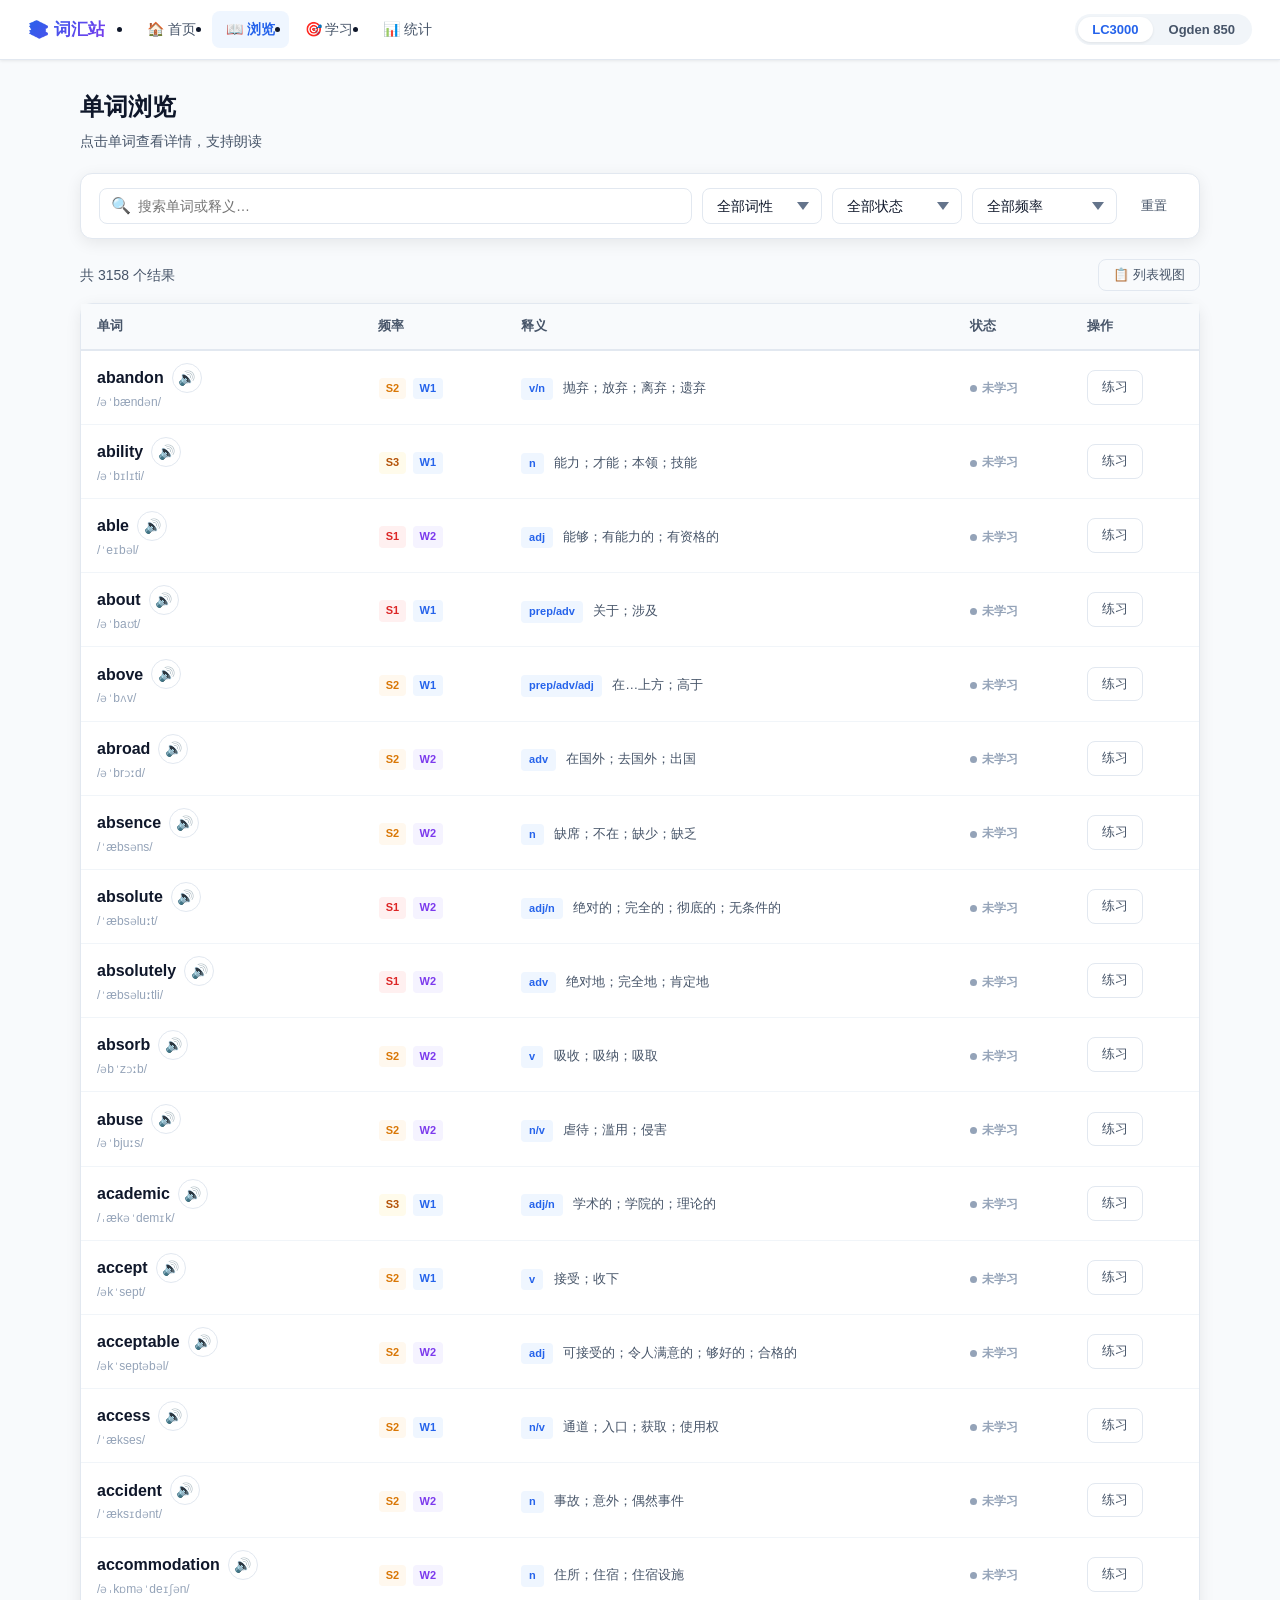
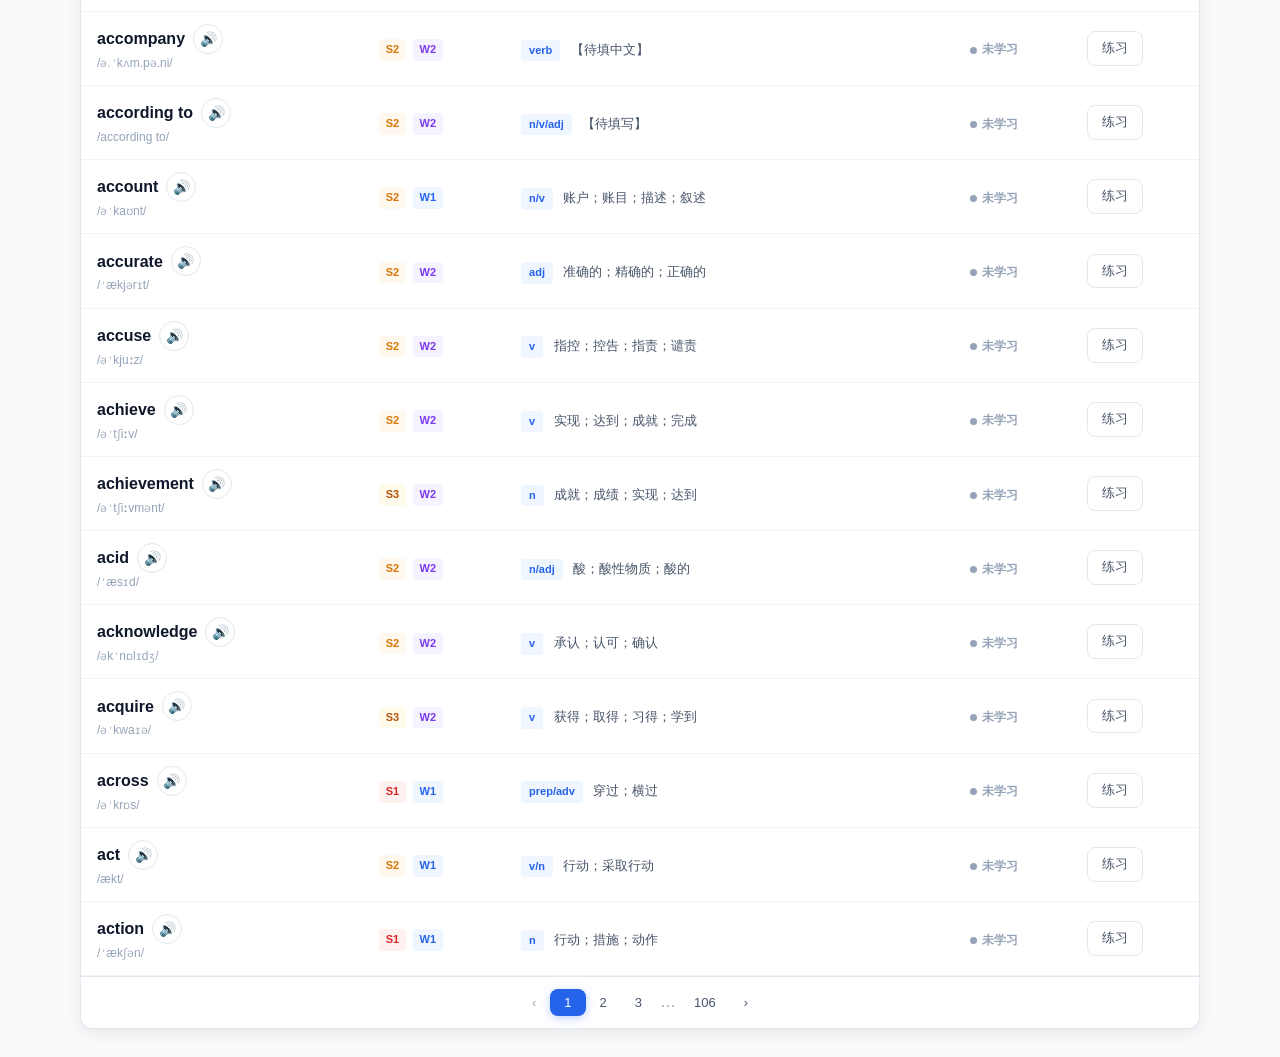
<file: browse.html>
<!DOCTYPE html>
<html lang="zh-CN">
<head>
<meta charset="UTF-8">
<meta name="viewport" content="width=device-width,initial-scale=1">
<title>词库浏览</title>
<link rel="stylesheet" href="style.css">
<style>
/* Ogden 词云布局特效 */
.ogden-cloud-wrap { padding: 8px 0; }
.section-title {
  font-size: 13px; font-weight: 700; color: var(--text-2);
  text-transform: uppercase; letter-spacing: .8px;
  margin: 20px 0 10px; display: flex; align-items: center; gap: 8px;
}
.section-title::after { content:''; flex:1; height:1px; background:var(--border); }

/* 详情弹窗中的例句 */
.ex-row { display:flex; align-items:flex-start; gap:8px; }
.ex-row .ex-text { flex:1; line-height:1.65; }
</style>
</head>
<body>

<nav class="navbar">
  <a href="index.html" class="nav-brand">📚 词汇站</a>
  <ul class="nav-menu">
    <li><a href="index.html">🏠 首页</a></li>
    <li><a href="browse.html">📖 浏览</a></li>
    <li><a href="study.html">🎯 学习</a></li>
    <li><a href="stats.html">📊 统计</a></li>
  </ul>
  <div class="corpus-switcher" style="margin-left:auto">
    <button class="corpus-btn" data-corpus="lc3000">LC3000</button>
    <button class="corpus-btn" data-corpus="ogden">Ogden 850</button>
  </div>
</nav>

<div class="container">
  <div style="margin-bottom:20px">
    <h1 style="font-size:24px;font-weight:800;margin-bottom:4px" id="pageTitle">单词浏览</h1>
    <p style="font-size:14px;color:var(--text-2)" id="pageDesc">点击单词查看详情，支持朗读</p>
  </div>

  <!-- 筛选工具栏 -->
  <div class="card" style="margin-bottom:20px">
    <div class="card-body" style="padding:14px 18px">
      <div style="display:flex;flex-wrap:wrap;gap:10px;align-items:center">
        <div class="input-group" style="flex:1;min-width:200px">
          <span class="input-icon">🔍</span>
          <input type="text" class="input" id="qSearch" placeholder="搜索单词或释义…">
        </div>
        <select class="input" id="qPos" style="width:auto;min-width:120px">
          <option value="">全部词性</option>
          <option value="n">名词</option>
          <option value="v">动词</option>
          <option value="adj">形容词</option>
          <option value="adv">副词</option>
        </select>
        <select class="input" id="qStatus" style="width:auto;min-width:130px">
          <option value="">全部状态</option>
          <option value="0">未学习</option>
          <option value="1">学习中</option>
          <option value="2">初步掌握</option>
          <option value="3">较为熟悉</option>
          <option value="4">已掌握</option>
        </select>
        <!-- Ogden 分类（仅 Ogden 模式显示）-->
        <select class="input" id="qOgdenCat" style="width:auto;min-width:130px;display:none">
          <option value="">全部分类</option>
          <option value="operations">Operations 操作词</option>
          <option value="things">Things 事物词</option>
          <option value="qualities">Qualities 品质词</option>
        </select>
        <select class="input" id="qFreq" style="width:auto;min-width:120px">
          <option value="">全部频率</option>
          <option value="S1">S1 口语最高频</option>
          <option value="W1">W1 书面最高频</option>
          <option value="S2">S2</option>
          <option value="W2">W2</option>
        </select>
        <button class="btn btn-ghost btn-sm" id="btnReset">重置</button>
      </div>
    </div>
  </div>

  <!-- Ogden 分类导航（仅 Ogden 模式）-->
  <div id="ogdenNav" style="display:none;margin-bottom:18px">
    <div class="cat-nav">
      <button class="cat-chip active" data-cat="">全部 850</button>
      <button class="cat-chip" data-cat="operations" style="border-color:#a16207;color:#a16207">⚙️ Operations 18</button>
      <button class="cat-chip" data-cat="things" style="border-color:#166534;color:#166534">🏷️ Things 600</button>
      <button class="cat-chip" data-cat="qualities" style="border-color:#9d174d;color:#9d174d">✨ Qualities 100</button>
    </div>
    <div id="ogdenStats" style="font-size:13px;color:var(--text-2);padding:6px 0"></div>
  </div>

  <!-- 词云区域（Ogden 视图）-->
  <div id="wordCloud" class="card" style="display:none;margin-bottom:20px">
    <div class="card-body ogden-cloud-wrap" id="cloudContent"></div>
  </div>

  <!-- 表格视图（LC3000）-->
  <div id="tableView">
    <div style="display:flex;align-items:center;justify-content:space-between;margin-bottom:12px">
      <span style="font-size:14px;color:var(--text-2)" id="countText">共 0 个结果</span>
      <div style="display:flex;gap:8px">
        <button class="btn btn-outline btn-sm" id="viewCloud" style="display:none">☁️ 词云视图</button>
        <button class="btn btn-outline btn-sm" id="viewTable">📋 列表视图</button>
      </div>
    </div>

    <div class="card">
      <div style="overflow-x:auto">
        <table style="width:100%;border-collapse:collapse" id="wordTable">
          <thead>
            <tr style="background:var(--bg)">
              <th style="padding:12px 16px;text-align:left;font-size:13px;color:var(--text-2);font-weight:600;border-bottom:2px solid var(--border)">单词</th>
              <th style="padding:12px 16px;text-align:left;font-size:13px;color:var(--text-2);font-weight:600;border-bottom:2px solid var(--border)">频率</th>
              <th style="padding:12px 16px;text-align:left;font-size:13px;color:var(--text-2);font-weight:600;border-bottom:2px solid var(--border)">释义</th>
              <th style="padding:12px 16px;text-align:left;font-size:13px;color:var(--text-2);font-weight:600;border-bottom:2px solid var(--border)">状态</th>
              <th style="padding:12px 16px;text-align:left;font-size:13px;color:var(--text-2);font-weight:600;border-bottom:2px solid var(--border)">操作</th>
            </tr>
          </thead>
          <tbody id="tbody"></tbody>
        </table>
      </div>
      <div style="padding:12px 16px;border-top:1px solid var(--border);display:flex;justify-content:center" id="pager"></div>
    </div>
  </div>
</div>

<!-- 单词详情弹窗 -->
<div class="modal-overlay" id="wordModal">
  <div class="modal">
    <div class="modal-head">
      <div style="display:flex;align-items:center;gap:10px">
        <span id="mWord" style="font-size:24px;font-weight:800;background:linear-gradient(135deg,var(--primary),var(--secondary));-webkit-background-clip:text;-webkit-text-fill-color:transparent;background-clip:text"></span>
        <button class="speak-btn" id="mSpeakWord" title="朗读单词">🔊</button>
      </div>
      <button class="btn btn-ghost btn-sm" onclick="closeModal()">✕</button>
    </div>
    <div class="modal-body">
      <div style="display:flex;align-items:center;gap:8px;flex-wrap:wrap;margin-bottom:18px" id="mMeta"></div>
      <div id="mMeanings"></div>
      <div id="mSyns" style="margin-top:14px;padding-top:12px;border-top:1px dashed var(--border)"></div>
    </div>
  </div>
</div>

<div id="toast-container" class="toast-container"></div>
<script src="ogden.js"></script>
<script src="words.js"></script>
<script src="utils.js"></script>
<script>
const PAGE = 30;
let page = 1, filtered = [], allWords = [], isOgden = false;

document.addEventListener('DOMContentLoaded', () => {
  allWords  = getWordList();
  isOgden   = ACTIVE_CORPUS === 'ogden';

  if (isOgden) {
    document.getElementById('pageTitle').textContent = "Ogden's Basic English 850";
    document.getElementById('pageDesc').textContent  = '850 个核心词汇可视化浏览';
    document.getElementById('qOgdenCat').style.display = '';
    document.getElementById('ogdenNav').style.display  = '';
    document.getElementById('wordCloud').style.display = '';
    document.getElementById('viewCloud').style.display = '';
    renderCloud(allWords);
  }

  filter();

  // Ogden 分类导航
  document.querySelectorAll('.cat-chip').forEach(chip => {
    chip.addEventListener('click', () => {
      document.querySelectorAll('.cat-chip').forEach(c => c.classList.remove('active'));
      chip.classList.add('active');
      document.getElementById('qOgdenCat').value = chip.dataset.cat || '';
      filter();
    });
  });

  ['qSearch','qPos','qStatus','qFreq','qOgdenCat'].forEach(id => {
    document.getElementById(id)?.addEventListener('input', () => { page = 1; filter(); });
  });
  document.getElementById('btnReset').addEventListener('click', resetFilters);
  document.getElementById('viewCloud').addEventListener('click', () => {
    document.getElementById('wordCloud').style.display = '';
    document.getElementById('tableView').style.display = 'none';
  });
  document.getElementById('viewTable').addEventListener('click', () => {
    document.getElementById('wordCloud').style.display = 'none';
    document.getElementById('tableView').style.display = '';
  });

  document.getElementById('wordModal').addEventListener('click', e => {
    if (e.target === e.currentTarget) closeModal();
  });
});

function filter() {
  const q   = document.getElementById('qSearch').value.toLowerCase();
  const pos = document.getElementById('qPos').value;
  const st  = document.getElementById('qStatus').value;
  const fr  = document.getElementById('qFreq').value;
  const cat = document.getElementById('qOgdenCat')?.value || '';
  const prg = Progress.all();

  filtered = allWords.filter(w => {
    if (q && !w.word.toLowerCase().includes(q) &&
        !w.meanings?.some(m => m.definition.toLowerCase().includes(q))) return false;
    if (pos && !w.pos?.toLowerCase().includes(pos)) return false;
    if (fr  && !w.frequency?.includes(fr)) return false;
    if (st  !== '' && SM2.masteryLevel(prg[String(w.id || w.word)]) !== +st) return false;
    if (cat && w.ogdenCategory !== cat) return false;
    return true;
  });

  document.getElementById('countText').textContent = `共 ${filtered.length} 个结果`;
  renderTable();
  if (isOgden) renderCloud(filtered);
}

function resetFilters() {
  ['qSearch','qPos','qStatus','qFreq','qOgdenCat'].forEach(id => {
    const el = document.getElementById(id);
    if (el) el.value = '';
  });
  document.querySelectorAll('.cat-chip').forEach(c => c.classList.toggle('active', c.dataset.cat === ''));
  page = 1; filter();
}

// ── 词云渲染 ──
function renderCloud(words) {
  const catGroups = {};
  words.forEach(w => {
    const cat = w.ogdenCategory || 'other';
    if (!catGroups[cat]) catGroups[cat] = [];
    catGroups[cat].push(w);
  });
  const prg = Progress.all();
  let html = '';
  const order = ['operations','things','qualities','other'];
  order.forEach(cat => {
    if (!catGroups[cat]) return;
    const info = OGDEN_CATEGORIES[cat] || { label: cat, bg:'#f1f5f9', color:'#475569' };
    html += `<div class="section-title" style="color:${info.color}">${info.label} <span style="font-size:11px;font-weight:500;opacity:.7">${catGroups[cat].length} 词</span></div>`;
    html += '<div class="word-cloud">';
    catGroups[cat].forEach(w => {
      const card = prg[String(w.id || w.word)];
      const lv   = SM2.masteryLevel(card);
      const cls  = lv >= 4 ? 'known' : lv > 0 ? 'learning' : 'new';
      html += `<div class="word-pill ${cls}" onclick="openModal('${w.word.replace(/'/g,"\\'")}')">
        <span>${w.word}</span>
        <span class="pill-speak" onclick="event.stopPropagation();Speech.speak('${w.word}')">🔊</span>
      </div>`;
    });
    html += '</div>';
  });
  document.getElementById('cloudContent').innerHTML = html;

  // Ogden 统计
  if (ACTIVE_CORPUS === 'ogden') {
    const total = words.length;
    const known = words.filter(w => SM2.masteryLevel(Progress.get(String(w.id || w.word))) >= 3).length;
    document.getElementById('ogdenStats').textContent = `已掌握 ${known} / ${total} 个`;
  }
}

// ── 表格渲染 ──
function renderTable() {
  const total = Math.ceil(filtered.length / PAGE);
  if (page > total && total > 0) page = total;
  const slice = filtered.slice((page-1)*PAGE, page*PAGE);
  const prg   = Progress.all();

  let html = '';
  slice.forEach(w => {
    const card = prg[String(w.id || w.word)];
    const lv   = SM2.masteryLevel(card);
    const def1 = w.meanings?.[0]?.definition || '';
    const zh   = def1.includes(' | ') ? def1.split(' | ')[0] : def1;
    const lvLabel = SM2.masteryLabel(lv);
    const lvColor = SM2.masteryColor(lv);
    const ogCat = w.ogdenCategory ? OGDEN_CATEGORIES[w.ogdenCategory] : null;

    html += `<tr style="border-bottom:1px solid var(--border-light);cursor:pointer" onclick="openModal('${w.word.replace(/'/g,"\\'")}')">
      <td style="padding:12px 16px">
        <div style="display:flex;align-items:center;gap:8px">
          <span style="font-size:16px;font-weight:700">${w.word}</span>
          <button class="speak-btn" onclick="event.stopPropagation();Speech.speak('${w.word}')" title="朗读">🔊</button>
          ${ogCat ? `<span class="badge" style="background:${ogCat.bg};color:${ogCat.color};font-size:10px">${ogCat.label}</span>` : ''}
        </div>
        <div style="font-size:12px;color:var(--text-3)">${w.phonetic ? '/'+w.phonetic+'/' : ''}</div>
      </td>
      <td style="padding:12px 16px">${freqTagsHtml(w.frequency)}</td>
      <td style="padding:12px 16px">
        <span class="pos-tag" style="margin-right:6px">${w.pos||''}</span>
        <span style="font-size:13px;color:var(--text-2)">${zh.length>40?zh.slice(0,40)+'…':zh}</span>
      </td>
      <td style="padding:12px 16px">
        <span style="display:inline-flex;align-items:center;gap:5px;font-size:12px;font-weight:600;color:${lvColor}">
          <span style="width:7px;height:7px;border-radius:50%;background:${lvColor}"></span>${lvLabel}
        </span>
      </td>
      <td style="padding:12px 16px">
        <a href="study.html?word=${encodeURIComponent(w.word)}" class="btn btn-outline btn-sm" onclick="event.stopPropagation()">练习</a>
      </td>
    </tr>`;
  });

  document.getElementById('tbody').innerHTML = html || `<tr><td colspan="5" style="text-align:center;padding:40px;color:var(--text-3)">没有符合条件的单词</td></tr>`;
  renderPager(total);
}

function renderPager(total) {
  if (total <= 1) { document.getElementById('pager').innerHTML=''; return; }
  let h = `<button class="btn btn-ghost btn-sm" onclick="goPage(${page-1})" ${page===1?'disabled':''}>‹</button>`;
  for (let i=1;i<=total;i++) {
    if (i===1||i===total||Math.abs(i-page)<=2) h += `<button class="btn btn-sm ${i===page?'btn-primary':'btn-ghost'}" onclick="goPage(${i})">${i}</button>`;
    else if (Math.abs(i-page)===3) h += `<span style="padding:0 4px;color:var(--text-3)">…</span>`;
  }
  h += `<button class="btn btn-ghost btn-sm" onclick="goPage(${page+1})" ${page===total?'disabled':''}>›</button>`;
  document.getElementById('pager').innerHTML = h;
}

function goPage(p) { page=p; renderTable(); scrollTo({top:0,behavior:'smooth'}); }

// ── 单词详情弹窗 ──
function openModal(word) {
  const w = allWords.find(e => e.word.toLowerCase() === word.toLowerCase());
  if (!w) return;
  const card = Progress.get(String(w.id || w.word));
  const lv   = SM2.masteryLevel(card);
  const ogCat = w.ogdenCategory ? OGDEN_CATEGORIES[w.ogdenCategory] : null;

  document.getElementById('mWord').textContent = w.word;

  // 单词朗读按钮
  const speakWordBtn = document.getElementById('mSpeakWord');
  speakWordBtn.onclick = () => Speech.speak(w.word, { rate: 0.8 });

  // Meta
  document.getElementById('mMeta').innerHTML = `
    <span style="font-size:14px;color:var(--text-2)">/&thinsp;${w.phonetic||w.word}&thinsp;/</span>
    <span class="pos-tag">${w.pos||''}</span>
    ${freqTagsHtml(w.frequency)}
    <span style="font-size:12px;font-weight:600;color:${SM2.masteryColor(lv)};background:${SM2.masteryColor(lv)}22;padding:2px 10px;border-radius:100px">${SM2.masteryLabel(lv)}</span>
    ${ogCat ? `<span class="badge" style="background:${ogCat.bg};color:${ogCat.color}">${ogCat.label}</span>` : ''}
    ${card ? `<span style="font-size:12px;color:var(--text-3)">复习 ${card.totalReviews} 次 | 正确率 ${card.totalReviews?Math.round(card.correctReviews/card.totalReviews*100):0}%</span>` : ''}
  `;

  // 释义 + 例句
  document.getElementById('mMeanings').innerHTML = (w.meanings||[]).map((m,i) => {
    const def = m.definition||'';
    let zh='', en='';
    if (def.includes(' | ')) { [zh, en] = def.split(' | ',2).map(s=>s.trim()); }
    else { zh = def; }

    const exText  = m.example || '';
    const speakId = `sp-ex-${i}`;

    return `<div class="meaning-item" style="margin-bottom:16px">
      ${zh ? `<div class="def-zh">${i>0?`<span style='font-size:11px;font-weight:600;color:var(--text-3);margin-right:5px'>${i+1}.</span>`:''}${zh}</div>` : ''}
      ${en ? `<div class="def-en">${en}</div>` : ''}
      ${exText ? `
      <div class="example-box">
        <span style="color:var(--primary);font-weight:700;margin-top:1px">»</span>
        <span class="ex-text">${exText}</span>
        <button class="speak-btn" id="${speakId}" title="朗读例句">🔊</button>
      </div>` : ''}
    </div>`;
  }).join('');

  // 绑定例句朗读按钮
  (w.meanings||[]).forEach((m, i) => {
    const btn = document.getElementById(`sp-ex-${i}`);
    if (btn && m.example) {
      attachSpeakBtn(btn, () => m.example);
    }
  });

  // 同义词
  const syns = w.synonyms||[];
  document.getElementById('mSyns').innerHTML = syns.length
    ? `<div style="font-size:12px;font-weight:600;color:var(--text-3);margin-bottom:6px">近义词</div>
       <div style="display:flex;flex-wrap:wrap;gap:6px">${syns.map(s => `<span style="padding:3px 10px;background:var(--border-light);border-radius:4px;font-size:12px;cursor:pointer" onclick="Speech.speak('${s}')">${s} 🔊</span>`).join('')}</div>`
    : '';

  document.getElementById('wordModal').classList.add('open');
}

function closeModal() {
  Speech.stop();
  document.getElementById('wordModal').classList.remove('open');
}
</script>
</body>
</html>
</file>
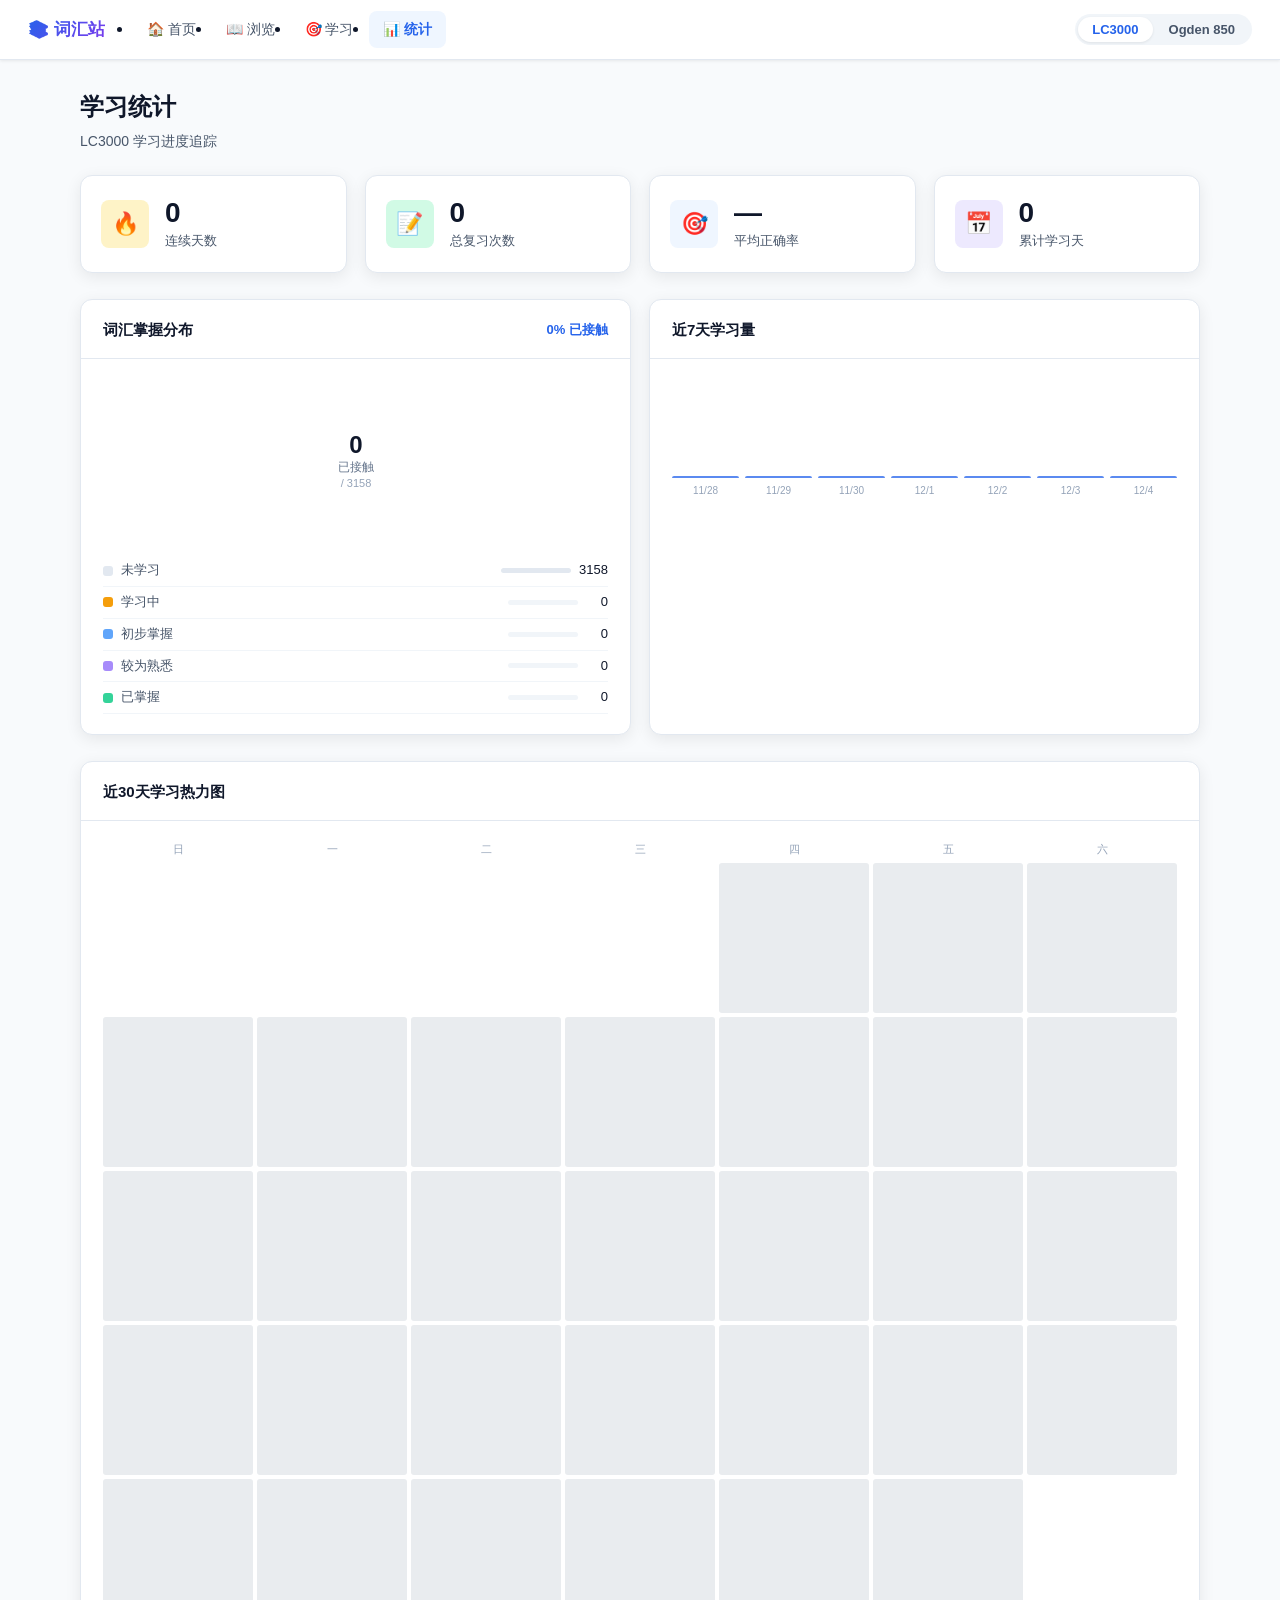
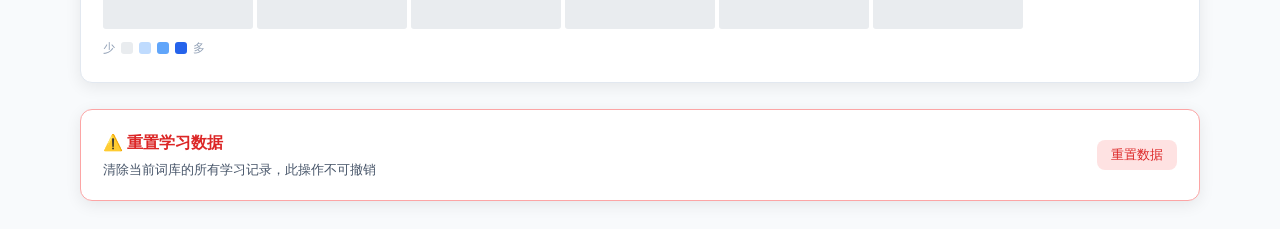
<file: stats.html>
<!DOCTYPE html>
<html lang="zh-CN">
<head>
<meta charset="UTF-8">
<meta name="viewport" content="width=device-width,initial-scale=1">
<title>学习统计</title>
<link rel="stylesheet" href="style.css">
</head>
<body>

<nav class="navbar">
  <a href="index.html" class="nav-brand">📚 词汇站</a>
  <ul class="nav-menu">
    <li><a href="index.html">🏠 首页</a></li>
    <li><a href="browse.html">📖 浏览</a></li>
    <li><a href="study.html">🎯 学习</a></li>
    <li><a href="stats.html">📊 统计</a></li>
  </ul>
  <div class="corpus-switcher" style="margin-left:auto">
    <button class="corpus-btn" data-corpus="lc3000">LC3000</button>
    <button class="corpus-btn" data-corpus="ogden">Ogden 850</button>
  </div>
</nav>

<div class="container">
  <div style="margin-bottom:22px">
    <h1 style="font-size:24px;font-weight:800;margin-bottom:4px">学习统计</h1>
    <p style="font-size:14px;color:var(--text-2)" id="statsDesc">追踪你的学习进度</p>
  </div>

  <!-- 顶部数字 -->
  <div class="grid grid-4" style="margin-bottom:26px">
    <div class="stat-card">
      <div class="stat-icon" style="background:#fef3c7">🔥</div>
      <div><div class="stat-value" id="stStreak">0</div><div class="stat-label">连续天数</div></div>
    </div>
    <div class="stat-card">
      <div class="stat-icon" style="background:#d1fae5">📝</div>
      <div><div class="stat-value" id="stReviews">0</div><div class="stat-label">总复习次数</div></div>
    </div>
    <div class="stat-card">
      <div class="stat-icon" style="background:#eff6ff">🎯</div>
      <div><div class="stat-value" id="stAcc">0%</div><div class="stat-label">平均正确率</div></div>
    </div>
    <div class="stat-card">
      <div class="stat-icon" style="background:#ede9fe">📅</div>
      <div><div class="stat-value" id="stDays">0</div><div class="stat-label">累计学习天</div></div>
    </div>
  </div>

  <div class="grid grid-2" style="margin-bottom:26px">
    <!-- 掌握分布 -->
    <div class="card">
      <div class="card-header">
        <span class="card-title">词汇掌握分布</span>
        <span id="progPct" style="font-size:13px;color:var(--primary);font-weight:600"></span>
      </div>
      <div class="card-body">
        <svg id="donutSvg" width="160" height="160" viewBox="0 0 160 160" style="display:block;margin:0 auto 16px"></svg>
        <div id="masteryLegend"></div>
      </div>
    </div>
    <!-- 近7天柱状图 -->
    <div class="card">
      <div class="card-header"><span class="card-title">近7天学习量</span></div>
      <div class="card-body">
        <div style="display:flex;align-items:flex-end;gap:6px;height:120px" id="barChart"></div>
      </div>
    </div>
  </div>

  <!-- 热力图 -->
  <div class="card" style="margin-bottom:26px">
    <div class="card-header"><span class="card-title">近30天学习热力图</span></div>
    <div class="card-body">
      <div style="overflow-x:auto;padding-bottom:4px">
        <div style="min-width:300px">
          <div style="display:grid;grid-template-columns:repeat(7,1fr);gap:4px;margin-bottom:4px" id="hmDays"></div>
          <div class="heatmap" id="heatmap"></div>
          <div style="display:flex;align-items:center;gap:6px;margin-top:10px;font-size:12px;color:var(--text-3)">
            少
            <div style="width:12px;height:12px;border-radius:3px;background:#e9ecef"></div>
            <div style="width:12px;height:12px;border-radius:3px;background:#bfdbfe"></div>
            <div style="width:12px;height:12px;border-radius:3px;background:#60a5fa"></div>
            <div style="width:12px;height:12px;border-radius:3px;background:#2563eb"></div>
            多
          </div>
        </div>
      </div>
    </div>
  </div>

  <!-- Ogden 专属统计 -->
  <div id="ogdenStatsPanel" style="display:none;margin-bottom:26px">
    <div class="card">
      <div class="card-header"><span class="card-title">Ogden 分类掌握情况</span></div>
      <div class="card-body" id="ogdenCatStats"></div>
    </div>
  </div>

  <!-- 危险操作 -->
  <div class="card" style="border-color:#fca5a5">
    <div class="card-body" style="display:flex;align-items:center;justify-content:space-between;flex-wrap:wrap;gap:12px">
      <div>
        <div style="font-weight:600;color:var(--danger);margin-bottom:4px">⚠️ 重置学习数据</div>
        <div style="font-size:13px;color:var(--text-2)">清除当前词库的所有学习记录，此操作不可撤销</div>
      </div>
      <button class="btn btn-sm" style="background:#fee2e2;color:var(--danger)" onclick="resetData()">重置数据</button>
    </div>
  </div>
</div>

<div id="toast-container" class="toast-container"></div>
<script src="ogden.js"></script>
<script src="words.js"></script>
<script src="utils.js"></script>
<script>
function renderAll() {
  const wl     = getWordList();
  const stats  = Progress.stats(wl);
  const streak = Streak.get();
  const hist   = History.all();
  const prg    = Progress.all();

  document.getElementById('statsDesc').textContent =
    ACTIVE_CORPUS === 'ogden' ? "Ogden 850 学习进度追踪" : "LC3000 学习进度追踪";

  document.getElementById('stStreak').textContent  = streak.count;
  document.getElementById('stDays').textContent    = hist.length;

  const totalRev = Object.values(prg).reduce((s,c)=>s+(c.totalReviews||0),0);
  const totalOk  = Object.values(prg).reduce((s,c)=>s+(c.correctReviews||0),0);
  document.getElementById('stReviews').textContent = totalRev;
  document.getElementById('stAcc').textContent     = totalRev ? Math.round(totalOk/totalRev*100)+'%' : '—';

  const pct = stats.total ? Math.round(stats.studied/stats.total*100) : 0;
  document.getElementById('progPct').textContent = pct+'% 已接触';

  drawDonut(stats);
  drawBar();
  drawHeatmap();

  // Ogden 专属统计
  if (ACTIVE_CORPUS === 'ogden') {
    document.getElementById('ogdenStatsPanel').style.display = '';
    const cats = ['operations','things','qualities'];
    document.getElementById('ogdenCatStats').innerHTML = cats.map(cat => {
      const words = wl.filter(w => w.ogdenCategory === cat);
      const known = words.filter(w => SM2.masteryLevel(prg[String(w.id||w.word)]) >= 3).length;
      const pct   = words.length ? Math.round(known/words.length*100) : 0;
      const info  = OGDEN_CATEGORIES[cat];
      return `<div style="margin-bottom:14px">
        <div style="display:flex;justify-content:space-between;margin-bottom:6px">
          <span style="font-size:13px;font-weight:600;color:${info.color}">${info.label} (${info.labelZh})</span>
          <span style="font-size:13px;color:var(--text-2)">${known} / ${words.length}</span>
        </div>
        <div class="progress"><div class="progress-bar" style="width:${pct}%;background:${info.color}"></div></div>
        <div style="font-size:12px;color:var(--text-3);margin-top:4px">${info.desc}</div>
      </div>`;
    }).join('');
  }
}

function drawDonut(stats) {
  const levels = [
    {label:'未学习', n:stats.new,     c:'#e2e8f0'},
    {label:'学习中', n:stats.learning,c:'#f59e0b'},
    {label:'初步掌握',n:stats.young,  c:'#60a5fa'},
    {label:'较为熟悉',n:stats.mature, c:'#a78bfa'},
    {label:'已掌握', n:stats.master,  c:'#34d399'},
  ];
  const cx=80,cy=80,R=65,r=44,total=stats.total||1;
  let ang = -Math.PI/2, paths = '';
  levels.forEach(lv => {
    if (!lv.n) return;
    const da=lv.n/total*Math.PI*2,ea=ang+da,la=da>Math.PI?1:0;
    const x1=cx+R*Math.cos(ang),y1=cy+R*Math.sin(ang),x2=cx+R*Math.cos(ea),y2=cy+R*Math.sin(ea);
    const ix1=cx+r*Math.cos(ea),iy1=cy+r*Math.sin(ea),ix2=cx+r*Math.cos(ang),iy2=cy+r*Math.sin(ang);
    paths += `<path d="M${x1} ${y1} A${R} ${R} 0 ${la} 1 ${x2} ${y2} L${ix1} ${iy1} A${r} ${r} 0 ${la} 0 ${ix2} ${iy2}Z" fill="${lv.c}" opacity=".9"/>`;
    ang = ea;
  });
  document.getElementById('donutSvg').innerHTML = `
    ${paths}
    <circle cx="${cx}" cy="${cy}" r="${r-5}" fill="white"/>
    <text x="${cx}" y="${cy-6}"  text-anchor="middle" font-size="24" font-weight="800" fill="#0f172a">${stats.studied}</text>
    <text x="${cx}" y="${cy+12}" text-anchor="middle" font-size="12" fill="#64748b">已接触</text>
    <text x="${cx}" y="${cy+28}" text-anchor="middle" font-size="11" fill="#94a3b8">/ ${stats.total}</text>`;

  document.getElementById('masteryLegend').innerHTML = levels.map(lv => {
    const w = stats.total ? Math.round(lv.n/stats.total*100) : 0;
    return `<div style="display:flex;align-items:center;justify-content:space-between;padding:5px 0;border-bottom:1px solid var(--border-light)">
      <div style="display:flex;align-items:center;gap:8px">
        <span style="width:10px;height:10px;border-radius:3px;background:${lv.c}"></span>
        <span style="font-size:13px;color:var(--text-2)">${lv.label}</span>
      </div>
      <div style="display:flex;align-items:center;gap:8px">
        <div style="width:70px;height:5px;background:var(--border-light);border-radius:100px;overflow:hidden">
          <div style="height:100%;width:${w}%;background:${lv.c};border-radius:100px"></div>
        </div>
        <span style="font-size:13px;font-weight:500;min-width:22px;text-align:right">${lv.n}</span>
      </div>
    </div>`;
  }).join('');
}

function drawBar() {
  const data = History.last(7);
  const maxN = Math.max(...data.map(d=>d.wordsStudied), 1);
  document.getElementById('barChart').innerHTML = data.map(d => {
    const h   = d.wordsStudied ? Math.max(6, Math.round(d.wordsStudied/maxN*100)) : 2;
    const dt  = new Date(d.date); const lb = (dt.getMonth()+1)+'/'+ dt.getDate();
    return `<div style="flex:1;display:flex;flex-direction:column;align-items:center;justify-content:flex-end">
      <div style="font-size:10px;color:var(--text-3);margin-bottom:3px">${d.wordsStudied||''}</div>
      <div style="width:100%;min-height:2px;height:${h}%;background:var(--primary);border-radius:4px 4px 0 0;opacity:.75;transition:opacity .2s" onmouseenter="this.style.opacity=1" onmouseleave="this.style.opacity=.75"></div>
      <div style="font-size:10px;color:var(--text-3);margin-top:5px;white-space:nowrap">${lb}</div>
    </div>`;
  }).join('');
}

function drawHeatmap() {
  const data  = History.last(30);
  const days  = ['日','一','二','三','四','五','六'];
  document.getElementById('hmDays').innerHTML =
    days.map(d=>`<div style="text-align:center;font-size:11px;color:var(--text-3)">${d}</div>`).join('');

  const maxN   = Math.max(...data.map(d=>d.wordsStudied), 1);
  const first  = new Date(data[0].date);
  const dow    = first.getDay();
  const colors = ['#e9ecef','#bfdbfe','#93c5fd','#60a5fa','#2563eb'];
  let html = '';
  for (let i=0;i<dow;i++) html += '<div></div>';
  data.forEach(d => {
    const lv  = d.wordsStudied===0 ? 0 : Math.min(4, Math.ceil(d.wordsStudied/maxN*4));
    const tip = `${d.date.slice(5)}: ${d.wordsStudied}词`;
    html += `<div class="hm-cell" style="background:${colors[lv]}" title="${tip}"></div>`;
  });
  document.getElementById('heatmap').innerHTML = html;
}

function resetData() {
  if (!confirm('确认清除所有学习数据？此操作不可撤销！')) return;
  [KEYS.PROGRESS(CK()), KEYS.HISTORY(CK()), KEYS.STREAK(CK())].forEach(k => localStorage.removeItem(k));
  UI.toast('学习数据已重置','success');
  renderAll();
}

renderAll();
</script>
</body>
</html>
</file>
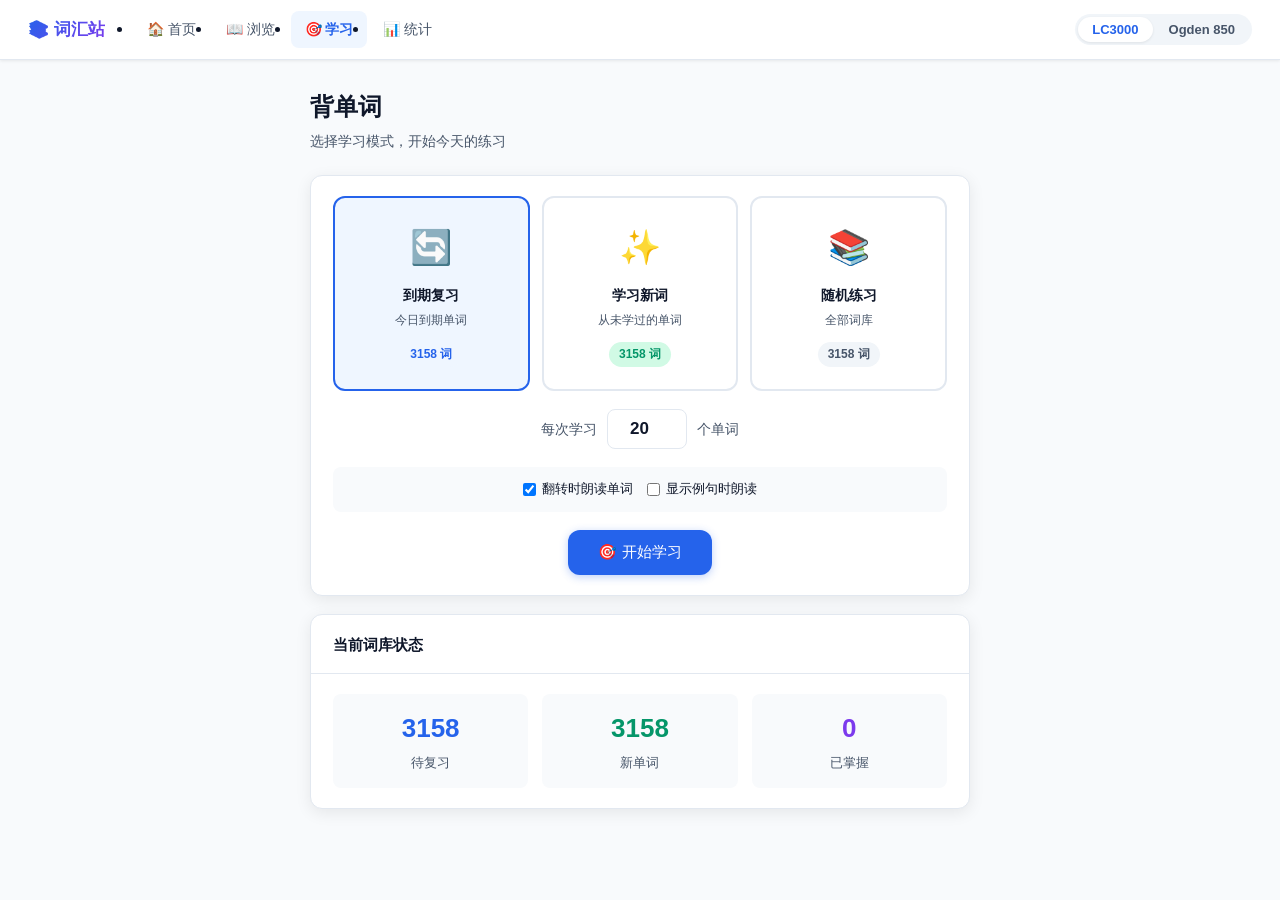
<file: study.html>
<!DOCTYPE html>
<html lang="zh-CN">
<head>
<meta charset="UTF-8">
<meta name="viewport" content="width=device-width,initial-scale=1">
<title>闪卡学习</title>
<link rel="stylesheet" href="style.css">
<style>
.mode-card {
  padding: 22px 16px; border-radius: var(--radius); border: 2px solid var(--border);
  cursor: pointer; text-align: center; background: #fff; transition: var(--transition);
}
.mode-card:hover,.mode-card.sel { border-color: var(--primary); background: var(--primary-light); }
.mode-card .mi { font-size: 34px; margin-bottom: 10px; }
.mode-card .mt { font-size: 14px; font-weight: 700; margin-bottom: 4px; }
.mode-card .md { font-size: 12px; color: var(--text-2); }
.study-prog {
  display: flex; align-items: center; gap: 14px; margin-bottom: 18px;
}
.score-row { display: flex; justify-content: center; gap: 20px; font-size: 13px; margin-bottom: 16px; }
.key-hints { display: flex; justify-content: center; gap: 16px; flex-wrap: wrap; }
.kh { font-size: 12px; color: var(--text-3); display: flex; align-items: center; gap: 5px; }
.kb { padding: 2px 7px; border: 1px solid var(--border); border-radius: 4px; font-size: 11px; font-family: monospace; background: #fff; }
.done-stats { display: grid; grid-template-columns: repeat(3,1fr); gap: 14px; margin-bottom: 26px; }
.ds { padding: 18px; background: var(--bg); border-radius: var(--radius-sm); text-align: center; }
.ds .dv { font-size: 30px; font-weight: 800; }
.ds .dl { font-size: 13px; color: var(--text-2); margin-top: 4px; }
</style>
</head>
<body>

<nav class="navbar">
  <a href="index.html" class="nav-brand">📚 词汇站</a>
  <ul class="nav-menu">
    <li><a href="index.html">🏠 首页</a></li>
    <li><a href="browse.html">📖 浏览</a></li>
    <li><a href="study.html">🎯 学习</a></li>
    <li><a href="stats.html">📊 统计</a></li>
  </ul>
  <div class="corpus-switcher" style="margin-left:auto">
    <button class="corpus-btn" data-corpus="lc3000">LC3000</button>
    <button class="corpus-btn" data-corpus="ogden">Ogden 850</button>
  </div>
</nav>

<div class="container" style="max-width:700px">

  <!-- ① 模式选择 -->
  <div id="screenMode">
    <div style="margin-bottom:22px">
      <h1 style="font-size:24px;font-weight:800;margin-bottom:4px">背单词</h1>
      <p style="font-size:14px;color:var(--text-2)">选择学习模式，开始今天的练习</p>
    </div>
    <div class="card" style="margin-bottom:18px">
      <div class="card-body">
        <div style="display:grid;grid-template-columns:repeat(3,1fr);gap:12px;margin-bottom:18px">
          <div class="mode-card sel" data-mode="due" onclick="selMode('due',this)">
            <div class="mi">🔄</div><div class="mt">到期复习</div>
            <div class="md">今日到期单词</div>
            <div style="margin-top:10px" id="badgeDue"></div>
          </div>
          <div class="mode-card" data-mode="new" onclick="selMode('new',this)">
            <div class="mi">✨</div><div class="mt">学习新词</div>
            <div class="md">从未学过的单词</div>
            <div style="margin-top:10px" id="badgeNew"></div>
          </div>
          <div class="mode-card" data-mode="all" onclick="selMode('all',this)">
            <div class="mi">📚</div><div class="mt">随机练习</div>
            <div class="md">全部词库</div>
            <div style="margin-top:10px" id="badgeAll"></div>
          </div>
        </div>
        <div style="display:flex;align-items:center;gap:10px;justify-content:center;margin-bottom:18px">
          <span style="font-size:14px;color:var(--text-2)">每次学习</span>
          <input type="number" class="input" id="batchN" value="20" min="5" max="100" style="width:80px;text-align:center;font-size:17px;font-weight:700">
          <span style="font-size:14px;color:var(--text-2)">个单词</span>
        </div>
        <!-- 语音设置 -->
        <div style="display:flex;align-items:center;gap:14px;justify-content:center;padding:12px;background:var(--bg);border-radius:var(--radius-sm);margin-bottom:18px">
          <label style="display:flex;align-items:center;gap:6px;font-size:13px;cursor:pointer">
            <input type="checkbox" id="autoSpeakWord" checked> 翻转时朗读单词
          </label>
          <label style="display:flex;align-items:center;gap:6px;font-size:13px;cursor:pointer">
            <input type="checkbox" id="autoSpeakEx"> 显示例句时朗读
          </label>
        </div>
        <div style="text-align:center">
          <button class="btn btn-primary btn-lg" onclick="startStudy()">🎯 开始学习</button>
        </div>
      </div>
    </div>
    <div class="card">
      <div class="card-header"><span class="card-title">当前词库状态</span></div>
      <div class="card-body" id="queueInfo"></div>
    </div>
  </div>

  <!-- ② 学习中 -->
  <div id="screenStudy" style="display:none">
    <div class="study-prog">
      <button class="btn btn-ghost btn-sm" onclick="exitStudy()">← 退出</button>
      <div class="progress" style="flex:1"><div class="progress-bar" id="spFill" style="width:0"></div></div>
      <span id="spText" style="font-size:13px;color:var(--text-2);white-space:nowrap">0/0</span>
    </div>

    <div class="score-row">
      <span style="color:#dc2626">❌ <span id="cntAgain">0</span></span>
      <span style="color:#d97706">😓 <span id="cntHard">0</span></span>
      <span style="color:#059669">✅ <span id="cntGood">0</span></span>
      <span style="color:#7c3aed">⚡ <span id="cntEasy">0</span></span>
    </div>

    <!-- 闪卡 -->
    <div class="flashcard-wrap" id="cardWrap" onclick="flip()">
      <div class="flashcard" id="flashCard">
        <!-- 正面 -->
        <div class="card-face card-front">
          <div id="frontTags" style="position:absolute;top:16px;right:16px;display:flex;flex-wrap:wrap;gap:4px;justify-content:flex-end"></div>
          <div class="cf-word" id="cfWord">word</div>
          <div style="display:flex;align-items:center;gap:10px;margin-bottom:6px">
            <div class="cf-phon" id="cfPhon">/phonetic/</div>
            <button class="speak-btn" id="speakFront" title="朗读单词">🔊</button>
          </div>
          <!-- Ogden 分类标识 -->
          <div id="cfOgdenBadge"></div>
          <div class="cf-hint" style="margin-top:16px">点击卡片翻转 · 空格键</div>
        </div>
        <!-- 背面 -->
        <div class="card-face card-back">
          <div class="cb-body" id="cbBody"></div>
        </div>
      </div>
    </div>

    <!-- 评分 -->
    <div id="ratingArea" style="display:none">
      <p style="text-align:center;font-size:13px;color:var(--text-2);margin-bottom:14px">你记住了吗？</p>
      <div class="rating-grid">
        <button class="r-btn r-again" onclick="rate(0)"><span class="rl">❌</span><span class="ri">不会</span><span class="ri" id="iv0"></span></button>
        <button class="r-btn r-hard"  onclick="rate(1)"><span class="rl">😓</span><span class="ri">较难</span><span class="ri" id="iv1"></span></button>
        <button class="r-btn r-good"  onclick="rate(2)"><span class="rl">✅</span><span class="ri">记得</span><span class="ri" id="iv2"></span></button>
        <button class="r-btn r-easy"  onclick="rate(3)"><span class="rl">⚡</span><span class="ri">很熟</span><span class="ri" id="iv3"></span></button>
      </div>
      <div class="key-hints">
        <span class="kh"><span class="kb">1</span>不会</span>
        <span class="kh"><span class="kb">2</span>较难</span>
        <span class="kh"><span class="kb">3</span>记得</span>
        <span class="kh"><span class="kb">4</span>很熟</span>
        <span class="kh"><span class="kb">Space</span>翻转</span>
      </div>
    </div>
    <div id="flipHint" style="text-align:center;color:var(--text-3);font-size:13px;margin-top:8px">点击卡片或按空格键翻转</div>
  </div>

  <!-- ③ 完成 -->
  <div id="screenDone" style="display:none">
    <div class="card">
      <div class="card-body" style="text-align:center;padding:36px 20px">
        <div style="font-size:64px;margin-bottom:14px" id="dIcon">🎉</div>
        <div style="font-size:26px;font-weight:800;margin-bottom:6px" id="dTitle">本轮完成！</div>
        <div style="font-size:15px;color:var(--text-2);margin-bottom:26px" id="dSub"></div>
        <div class="done-stats">
          <div class="ds"><div class="dv" style="color:var(--primary)" id="dTotal">0</div><div class="dl">学习单词</div></div>
          <div class="ds"><div class="dv" style="color:var(--success)" id="dOk">0</div><div class="dl">记住了</div></div>
          <div class="ds"><div class="dv" id="dAcc">0%</div><div class="dl">正确率</div></div>
        </div>
        <div style="display:flex;gap:12px;justify-content:center;flex-wrap:wrap">
          <button class="btn btn-primary" onclick="startStudy()">🔄 再来一轮</button>
          <a href="stats.html" class="btn btn-outline">📊 查看统计</a>
          <a href="index.html" class="btn btn-ghost">🏠 首页</a>
        </div>
      </div>
    </div>
  </div>

</div>

<div id="toast-container" class="toast-container"></div>
<script src="ogden.js"></script>
<script src="words.js"></script>
<script src="utils.js"></script>
<script>
let mode = 'due', queue = [], idx = 0, flipped = false;
let sc = { again:0, hard:0, good:0, easy:0 };

function selMode(m, el) {
  mode = m;
  document.querySelectorAll('.mode-card').forEach(c => c.classList.remove('sel'));
  el.classList.add('sel');
}

function initMode() {
  const wl    = getWordList();
  const stats = Progress.stats(wl);
  document.getElementById('badgeDue').innerHTML = `<span class="badge badge-primary">${stats.due} 词</span>`;
  document.getElementById('badgeNew').innerHTML = `<span class="badge badge-success">${stats.new} 词</span>`;
  document.getElementById('badgeAll').innerHTML = `<span class="badge badge-gray">${stats.total} 词</span>`;

  document.getElementById('queueInfo').innerHTML = `
    <div style="display:grid;grid-template-columns:repeat(3,1fr);gap:14px">
      <div style="text-align:center;padding:14px;background:var(--bg);border-radius:var(--radius-sm)">
        <div style="font-size:26px;font-weight:800;color:var(--primary)">${stats.due}</div>
        <div style="font-size:13px;color:var(--text-2);margin-top:4px">待复习</div>
      </div>
      <div style="text-align:center;padding:14px;background:var(--bg);border-radius:var(--radius-sm)">
        <div style="font-size:26px;font-weight:800;color:var(--success)">${stats.new}</div>
        <div style="font-size:13px;color:var(--text-2);margin-top:4px">新单词</div>
      </div>
      <div style="text-align:center;padding:14px;background:var(--bg);border-radius:var(--radius-sm)">
        <div style="font-size:26px;font-weight:800;color:var(--secondary)">${stats.master}</div>
        <div style="font-size:13px;color:var(--text-2);margin-top:4px">已掌握</div>
      </div>
    </div>`;
}

function startStudy() {
  const n   = Math.max(1, parseInt(document.getElementById('batchN').value) || 20);
  const wl  = getWordList();
  const prg = Progress.all();
  let pool;

  if (mode === 'due') {
    pool = wl.filter(w => SM2.isDue(prg[String(w.id||w.word)]));
    pool.sort((a,b) => (prg[String(a.id||a.word)]?.nextReview||0) - (prg[String(b.id||b.word)]?.nextReview||0));
  } else if (mode === 'new') {
    pool = wl.filter(w => !prg[String(w.id||w.word)]);
  } else {
    pool = [...wl].sort(() => Math.random()-.5);
  }

  if (!pool.length) { UI.toast('当前模式没有单词可以学习 😊','success'); return; }
  queue = pool.slice(0,n);
  idx   = 0;
  sc    = { again:0, hard:0, good:0, easy:0 };
  show('study');
  showCard();
}

function showCard() {
  if (idx >= queue.length) { finishSession(); return; }
  const w = queue[idx];
  flipped = false;
  document.getElementById('flashCard').classList.remove('flipped');

  document.getElementById('cfWord').textContent = w.word;
  document.getElementById('cfPhon').textContent = w.phonetic ? '/'+w.phonetic+'/' : '';

  // 频率标签
  document.getElementById('frontTags').innerHTML = freqTagsHtml(w.frequency||'');

  // Ogden 分类标识
  const ogCat = w.ogdenCategory ? OGDEN_CATEGORIES[w.ogdenCategory] : null;
  document.getElementById('cfOgdenBadge').innerHTML = ogCat
    ? `<span class="badge" style="background:${ogCat.bg};color:${ogCat.color};font-size:12px">${ogCat.label}</span>` : '';

  // 单词朗读按钮
  const speakFront = document.getElementById('speakFront');
  speakFront.onclick = (e) => { e.stopPropagation(); Speech.speak(w.word, { rate:0.8 }); };

  // 背面内容
  const defs = (w.meanings||[]).map((m,i) => {
    const def = m.definition||'';
    let zh='', en='';
    if (def.includes(' | ')) { [zh, en] = def.split(' | ',2); }
    else { zh = def; }
    const speakId = `cb-sp-ex-${i}`;
    return `<div style="margin-bottom:${i<(w.meanings||[]).length-1?'10px':'0'}">
      <div class="cb-def">
        ${(w.meanings||[]).length>1?`<span style='font-size:11px;font-weight:700;color:var(--text-3)'>${i+1}.</span> `:''}
        ${zh ? `<span style="font-weight:700">${zh}</span>` : ''}
        ${en ? `<span style="color:var(--text-2);font-size:12.5px;font-style:italic"> ${en}</span>` : ''}
      </div>
      ${m.example ? `
      <div class="cb-ex">
        <span style="color:var(--primary);font-weight:700;flex-shrink:0">»</span>
        <span class="ex-text" style="flex:1">${m.example}</span>
        <button class="speak-btn" id="${speakId}" title="朗读例句" style="flex-shrink:0">🔊</button>
      </div>` : ''}
    </div>`;
  }).join('');

  const synHtml = (w.synonyms||[]).length
    ? `<div style="margin-top:10px;padding-top:8px;border-top:1px dashed var(--border);font-size:12px;color:var(--text-3)">
        ≈ ${w.synonyms.slice(0,6).map(s=>`<span style='cursor:pointer' onclick='Speech.speak("${s}")'>${s}</span>`).join('  ')}
       </div>` : '';

  document.getElementById('cbBody').innerHTML = `
    <div class="cb-word">${w.word}</div>
    <div class="cb-phon">${w.phonetic ? '/'+w.phonetic+'/' : ''}</div>
    ${defs}${synHtml}`;

  // 绑定例句朗读
  (w.meanings||[]).forEach((m,i) => {
    const btn = document.getElementById(`cb-sp-ex-${i}`);
    if (btn && m.example) attachSpeakBtn(btn, () => m.example);
  });

  // 预览下次间隔
  const card = Progress.get(String(w.id||w.word)) || SM2.create(String(w.id||w.word));
  [0,1,2,3].forEach(q => {
    const nxt = SM2.review(card, q);
    const labels = ['重学','明天',`${nxt.interval}天后`,`${nxt.interval}天后`];
    document.getElementById(`iv${q}`).textContent = fmtNextReview(nxt.nextReview);
  });

  document.getElementById('ratingArea').style.display = 'none';
  document.getElementById('flipHint').style.display   = 'block';

  document.getElementById('spFill').style.width  = (idx/queue.length*100)+'%';
  document.getElementById('spText').textContent  = `${idx}/${queue.length}`;

  // 自动朗读单词
  if (document.getElementById('autoSpeakWord')?.checked) {
    setTimeout(() => Speech.speak(w.word, { rate:0.8 }), 300);
  }
}

function flip() {
  if (flipped) return;
  flipped = true;
  document.getElementById('flashCard').classList.add('flipped');
  document.getElementById('ratingArea').style.display = 'block';
  document.getElementById('flipHint').style.display   = 'none';

  // 自动朗读例句
  const w = queue[idx];
  if (document.getElementById('autoSpeakEx')?.checked && w?.meanings?.[0]?.example) {
    setTimeout(() => Speech.speak(w.meanings[0].example, { rate:0.85 }), 800);
  }
}

function rate(q) {
  const w    = queue[idx];
  const wid  = String(w.id||w.word);
  const card = Progress.get(wid) || SM2.create(wid);
  Progress.save(SM2.review(card, q));
  const keys = ['again','hard','good','easy'];
  sc[keys[q]]++;
  document.getElementById(`cnt${keys[q].charAt(0).toUpperCase()+keys[q].slice(1)}`).textContent = sc[keys[q]];
  Speech.stop();
  idx++;
  showCard();
}

function finishSession() {
  const total   = sc.again + sc.hard + sc.good + sc.easy;
  const correct = sc.good + sc.easy;
  const acc     = total ? Math.round(correct/total*100) : 0;
  History.add({ wordsStudied:total, correctCount:correct });
  Streak.update();

  document.getElementById('dTotal').textContent = total;
  document.getElementById('dOk').textContent    = correct;
  document.getElementById('dAcc').textContent   = acc+'%';

  const [icon,title,sub] = acc>=90 ? ['🏆','太棒了！','你的记忆力令人钦佩！']
    : acc>=70 ? ['🎉','干得好！','继续保持，越来越棒！']
    : acc>=50 ? ['💪','加油！','多复习几次就能掌握！']
    : ['📖','继续努力！','重复是记忆的关键！'];
  document.getElementById('dIcon').textContent  = icon;
  document.getElementById('dTitle').textContent = title;
  document.getElementById('dSub').textContent   = sub;
  show('done');
}

function exitStudy() {
  if (sc.again+sc.hard+sc.good+sc.easy > 0) {
    History.add({ wordsStudied: sc.again+sc.hard+sc.good+sc.easy, correctCount: sc.good+sc.easy });
  }
  Speech.stop();
  show('mode');
  initMode();
}

function show(s) {
  ['mode','study','done'].forEach(n =>
    document.getElementById('screen'+n.charAt(0).toUpperCase()+n.slice(1)).style.display = n===s?'':'none'
  );
}

// 键盘快捷键
document.addEventListener('keydown', e => {
  if (document.getElementById('screenStudy').style.display === 'none') return;
  if (e.code === 'Space') { e.preventDefault(); if (!flipped) flip(); }
  if (flipped) {
    if (e.code==='Digit1') rate(0);
    if (e.code==='Digit2') rate(1);
    if (e.code==='Digit3') rate(2);
    if (e.code==='Digit4') rate(3);
  }
});

// URL 参数
const urlP = new URLSearchParams(location.search);
const urlMode = urlP.get('mode');
const urlWord = urlP.get('word');

document.addEventListener('DOMContentLoaded', () => {
  initMode();
  if (urlMode) {
    mode = urlMode;
    document.querySelectorAll('.mode-card').forEach(c =>
      c.classList.toggle('sel', c.dataset.mode === urlMode)
    );
  }
  if (urlWord) {
    const wl  = getWordList();
    const found = wl.find(w => w.word.toLowerCase() === urlWord.toLowerCase());
    if (found) { queue=[found]; idx=0; sc={again:0,hard:0,good:0,easy:0}; show('study'); showCard(); }
  }
});
</script>
</body>
</html>
</file>
<file: style.css>
/* ============================================================
   全局样式 - 亮色调现代风格
   ============================================================ */
:root {
  --primary:       #2563eb;
  --primary-light: #eff6ff;
  --primary-dark:  #1d4ed8;
  --secondary:     #7c3aed;
  --success:       #059669;
  --warning:       #d97706;
  --danger:        #dc2626;
  --bg:            #f8fafc;
  --card:          #ffffff;
  --text:          #0f172a;
  --text-2:        #475569;
  --text-3:        #94a3b8;
  --border:        #e2e8f0;
  --border-light:  #f1f5f9;
  --shadow-sm:     0 1px 3px rgba(0,0,0,.08);
  --shadow:        0 4px 16px rgba(0,0,0,.08);
  --shadow-lg:     0 12px 40px rgba(0,0,0,.12);
  --radius-sm:     8px;
  --radius:        12px;
  --radius-lg:     18px;
  --transition:    all .2s ease;
}

*, *::before, *::after { margin:0; padding:0; box-sizing:border-box; }

body {
  font-family: -apple-system, BlinkMacSystemFont, 'Segoe UI', 'PingFang SC',
               'Microsoft YaHei', sans-serif;
  background: var(--bg);
  color: var(--text);
  line-height: 1.6;
  min-height: 100vh;
}

/* ── 导航栏 ── */
.navbar {
  background: #fff;
  border-bottom: 1px solid var(--border);
  padding: 0 28px;
  height: 60px;
  display: flex;
  align-items: center;
  gap: 8px;
  position: sticky;
  top: 0;
  z-index: 1000;
  box-shadow: var(--shadow-sm);
}
.nav-brand {
  font-size: 17px;
  font-weight: 800;
  text-decoration: none;
  background: linear-gradient(135deg, var(--primary), var(--secondary));
  -webkit-background-clip: text;
  -webkit-text-fill-color: transparent;
  background-clip: text;
  margin-right: 20px;
  white-space: nowrap;
}
.nav-menu { display: flex; gap: 2px; flex: 1; }
.nav-menu a {
  display: flex;
  align-items: center;
  gap: 6px;
  text-decoration: none;
  color: var(--text-2);
  padding: 7px 14px;
  border-radius: var(--radius-sm);
  font-size: 14px;
  font-weight: 500;
  transition: var(--transition);
}
.nav-menu a:hover  { color: var(--primary); background: var(--primary-light); }
.nav-menu a.active { color: var(--primary); background: var(--primary-light); font-weight: 600; }

/* 词库切换按钮 */
.corpus-switcher {
  display: flex;
  background: var(--border-light, #f1f5f9);
  border-radius: 100px;
  padding: 3px;
  gap: 2px;
}
.corpus-btn {
  padding: 5px 14px;
  border-radius: 100px;
  border: none;
  background: transparent;
  font-size: 13px;
  font-weight: 600;
  cursor: pointer;
  color: var(--text-2);
  transition: var(--transition);
}
.corpus-btn.active {
  background: #fff;
  color: var(--primary);
  box-shadow: var(--shadow-sm);
}

/* ── 容器 ── */
.container { max-width: 1160px; margin: 0 auto; padding: 28px 20px; }

/* ── 卡片 ── */
.card {
  background: var(--card);
  border-radius: var(--radius);
  border: 1px solid var(--border);
  box-shadow: var(--shadow);
}
.card-header {
  display: flex;
  align-items: center;
  justify-content: space-between;
  padding: 18px 22px 16px;
  border-bottom: 1px solid var(--border);
}
.card-title { font-size: 15px; font-weight: 700; }
.card-body  { padding: 20px 22px; }

/* ── 统计卡片 ── */
.stat-card {
  background: var(--card);
  border-radius: var(--radius);
  border: 1px solid var(--border);
  box-shadow: var(--shadow);
  padding: 20px;
  display: flex;
  align-items: center;
  gap: 16px;
}
.stat-icon {
  width: 48px; height: 48px;
  border-radius: var(--radius-sm);
  display: flex; align-items: center; justify-content: center;
  font-size: 22px; flex-shrink: 0;
}
.stat-value { font-size: 28px; font-weight: 800; line-height: 1.2; }
.stat-label { font-size: 13px; color: var(--text-2); margin-top: 2px; }

/* ── 栅格 ── */
.grid   { display: grid; gap: 18px; }
.grid-2 { grid-template-columns: repeat(2,1fr); }
.grid-3 { grid-template-columns: repeat(3,1fr); }
.grid-4 { grid-template-columns: repeat(4,1fr); }

/* ── 按钮 ── */
.btn {
  display: inline-flex; align-items: center; justify-content: center;
  gap: 7px; padding: 9px 20px;
  border-radius: var(--radius-sm); border: none;
  font-size: 14px; font-weight: 500;
  cursor: pointer; transition: var(--transition);
  text-decoration: none; white-space: nowrap;
}
.btn:disabled { opacity: .5; cursor: not-allowed; pointer-events: none; }
.btn-sm  { padding: 6px 14px; font-size: 13px; }
.btn-lg  { padding: 13px 30px; font-size: 15px; border-radius: var(--radius); }
.btn-icon { width: 36px; height: 36px; padding: 0; border-radius: var(--radius-sm); }

.btn-primary { background: var(--primary); color: #fff; box-shadow: 0 2px 8px rgba(37,99,235,.3); }
.btn-primary:hover { background: var(--primary-dark); transform: translateY(-1px); }
.btn-success { background: var(--success); color: #fff; }
.btn-success:hover { background: #047857; transform: translateY(-1px); }
.btn-warning { background: var(--warning); color: #fff; }
.btn-warning:hover { background: #b45309; transform: translateY(-1px); }
.btn-danger  { background: var(--danger); color: #fff; }
.btn-danger:hover  { background: #b91c1c; transform: translateY(-1px); }
.btn-outline {
  background: transparent; border: 1.5px solid var(--border);
  color: var(--text-2);
}
.btn-outline:hover { border-color: var(--primary); color: var(--primary); background: var(--primary-light); }
.btn-ghost { background: transparent; color: var(--text-2); }
.btn-ghost:hover { background: var(--border-light, #f1f5f9); color: var(--text); }

/* ── 语音按钮 ── */
.speak-btn {
  display: inline-flex; align-items: center; justify-content: center;
  width: 30px; height: 30px;
  border: 1.5px solid var(--border);
  border-radius: 50%; background: #fff;
  cursor: pointer; font-size: 14px;
  transition: var(--transition);
  flex-shrink: 0;
}
.speak-btn:hover { border-color: var(--primary); background: var(--primary-light); transform: scale(1.1); }
.speak-btn.speaking { border-color: var(--primary); background: var(--primary); color: #fff; animation: pulse .6s infinite; }
@keyframes pulse { 0%,100%{transform:scale(1)} 50%{transform:scale(1.15)} }

/* ── 进度条 ── */
.progress { width: 100%; height: 7px; background: var(--border-light,#f1f5f9); border-radius: 100px; overflow: hidden; }
.progress-bar { height: 100%; border-radius: 100px; background: linear-gradient(90deg, var(--primary), var(--secondary)); transition: width .4s ease; }

/* ── 徽章 / 标签 ── */
.badge {
  display: inline-flex; align-items: center;
  padding: 3px 10px; border-radius: 100px;
  font-size: 12px; font-weight: 600;
}
.badge-primary { background: var(--primary-light); color: var(--primary); }
.badge-success { background: #d1fae5; color: var(--success); }
.badge-warning { background: #fef3c7; color: var(--warning); }
.badge-danger  { background: #fee2e2; color: var(--danger); }
.badge-gray    { background: var(--border-light,#f1f5f9); color: var(--text-2); }
.badge-purple  { background: #ede9fe; color: var(--secondary); }

/* 词性标签 */
.pos-tag {
  display: inline-block; padding: 2px 8px;
  border-radius: 4px; font-size: 11px; font-weight: 600;
  background: var(--primary-light); color: var(--primary);
}
/* Ogden 分类颜色 */
.cat-operations { background: #fef9c3; color: #a16207; }
.cat-things      { background: #dcfce7; color: #166534; }
.cat-qualities   { background: #fce7f3; color: #9d174d; }

/* 频率标签 */
.freq-tag { display: inline-flex; align-items: center; padding: 2px 7px; border-radius: 4px; font-size: 11px; font-weight: 700; margin: 1px; }
.freq-s1 { background: #fff0f0; color: #dc2626; }
.freq-s2 { background: #fff8ee; color: #d97706; }
.freq-s3 { background: #fffbeb; color: #b45309; }
.freq-w1 { background: #eff6ff; color: #2563eb; }
.freq-w2 { background: #f5f3ff; color: #7c3aed; }
.freq-w3 { background: #f0fdf4; color: #059669; }

/* ── 表单 ── */
.input {
  width: 100%; padding: 9px 14px;
  border: 1.5px solid var(--border); border-radius: var(--radius-sm);
  font-size: 14px; color: var(--text); background: #fff;
  transition: var(--transition); outline: none;
}
.input:focus { border-color: var(--primary); box-shadow: 0 0 0 3px rgba(37,99,235,.1); }
.input-group { position: relative; }
.input-group .input-icon { position: absolute; left: 12px; top: 50%; transform: translateY(-50%); color: var(--text-3); pointer-events: none; }
.input-group .input { padding-left: 38px; }
select.input { cursor: pointer; appearance: none; background-image: url("data:image/svg+xml,%3Csvg xmlns='http://www.w3.org/2000/svg' width='12' height='8'%3E%3Cpath fill='%2364748b' d='M6 8L0 0h12z'/%3E%3C/svg%3E"); background-repeat: no-repeat; background-position: right 12px center; padding-right: 34px; }

/* ── 单词网格（Ogden 风格）── */
.word-cloud { display: flex; flex-wrap: wrap; gap: 8px; padding: 4px; }
.word-pill {
  display: inline-flex; align-items: center; gap: 6px;
  padding: 6px 14px; border-radius: 100px;
  border: 1.5px solid var(--border);
  background: #fff; cursor: pointer;
  font-size: 14px; font-weight: 500;
  transition: var(--transition);
}
.word-pill:hover  { border-color: var(--primary); color: var(--primary); background: var(--primary-light); transform: translateY(-1px); box-shadow: var(--shadow-sm); }
.word-pill.known  { background: #d1fae5; border-color: #a7f3d0; color: #065f46; }
.word-pill.learning { background: #fef3c7; border-color: #fde68a; color: #78350f; }
.word-pill.new    { background: #fff; }
.word-pill .pill-speak { opacity: 0; font-size: 12px; }
.word-pill:hover .pill-speak { opacity: 1; }

/* ── 单词详情面板 ── */
.word-panel {
  background: #fff; border-radius: var(--radius-lg);
  border: 1px solid var(--border); box-shadow: var(--shadow-lg);
  overflow: hidden;
}
.word-panel-head {
  padding: 22px 24px;
  background: linear-gradient(135deg, #eff6ff 0%, #f5f3ff 100%);
  border-bottom: 1px solid var(--border);
}
.word-panel-word {
  font-size: 36px; font-weight: 800;
  background: linear-gradient(135deg, var(--primary), var(--secondary));
  -webkit-background-clip: text; -webkit-text-fill-color: transparent; background-clip: text;
  display: flex; align-items: center; gap: 12px; flex-wrap: wrap;
}
.word-panel-meta { margin-top: 8px; display: flex; align-items: center; gap: 8px; flex-wrap: wrap; }
.word-panel-body { padding: 20px 24px; }
.meaning-item { margin-bottom: 18px; }
.meaning-item:last-child { margin-bottom: 0; }
.def-zh { font-size: 16px; font-weight: 700; color: var(--text); margin-bottom: 4px; }
.def-en { font-size: 13.5px; color: var(--text-2); font-style: italic; margin-bottom: 8px; }
.example-box {
  display: flex; align-items: flex-start; gap: 8px;
  padding: 10px 14px;
  background: var(--bg); border-radius: var(--radius-sm);
  border-left: 3px solid var(--primary);
  font-size: 13.5px; color: var(--text-2);
}
.example-box .ex-text { flex: 1; line-height: 1.6; }

/* ── 闪卡 ── */
.flashcard-wrap {
  perspective: 1200px;
  height: 320px; cursor: pointer; margin-bottom: 22px;
}
.flashcard {
  position: relative; width: 100%; height: 100%;
  transform-style: preserve-3d;
  transition: transform .55s cubic-bezier(.4,.2,.2,1);
}
.flashcard.flipped { transform: rotateY(180deg); }
.card-face {
  position: absolute; width: 100%; height: 100%;
  backface-visibility: hidden; -webkit-backface-visibility: hidden;
  border-radius: var(--radius-lg); padding: 28px;
  display: flex; flex-direction: column;
  align-items: center; justify-content: center;
  box-shadow: var(--shadow-lg); border: 1px solid var(--border);
}
.card-front { background: #fff; }
.card-back  { background: linear-gradient(135deg, #f8faff 0%, #f3f0ff 100%); transform: rotateY(180deg); }
.cf-word  { font-size: 48px; font-weight: 800; text-align: center; margin-bottom: 10px; background: linear-gradient(135deg, var(--primary), var(--secondary)); -webkit-background-clip: text; -webkit-text-fill-color: transparent; background-clip: text; }
.cf-phon  { font-size: 18px; color: var(--text-2); margin-bottom: 14px; }
.cf-hint  { font-size: 13px; color: var(--text-3); }
.cb-body  { width: 100%; max-height: 240px; overflow-y: auto; }
.cb-word  { font-size: 24px; font-weight: 800; text-align: center; color: var(--text); margin-bottom: 4px; }
.cb-phon  { font-size: 14px; color: var(--text-2); text-align: center; margin-bottom: 14px; }
.cb-def   { font-size: 14px; line-height: 1.55; padding: 9px 12px; background: #fff; border-radius: var(--radius-sm); margin-bottom: 7px; }
.cb-ex    { font-size: 13px; color: var(--text-2); font-style: italic; padding: 8px 12px; background: rgba(255,255,255,.7); border-radius: var(--radius-sm); border-left: 3px solid var(--primary); display: flex; gap: 7px; align-items: flex-start; }

/* 评分按钮 */
.rating-grid { display: grid; grid-template-columns: repeat(4,1fr); gap: 10px; margin-bottom: 14px; }
.r-btn {
  padding: 13px 6px; border: none; border-radius: var(--radius);
  cursor: pointer; font-size: 13px; font-weight: 700;
  transition: var(--transition); text-align: center;
}
.r-btn:hover { transform: translateY(-2px); box-shadow: var(--shadow); }
.r-btn .rl { display: block; font-size: 15px; margin-bottom: 3px; }
.r-btn .ri { display: block; font-size: 11px; opacity: .75; font-weight: 500; }
.r-again { background: #fee2e2; color: #dc2626; }
.r-hard  { background: #fef3c7; color: #d97706; }
.r-good  { background: #d1fae5; color: #059669; }
.r-easy  { background: #ede9fe; color: #7c3aed; }

/* ── 热力图 ── */
.heatmap { display: grid; grid-template-columns: repeat(7,1fr); gap: 4px; }
.hm-cell { aspect-ratio: 1; border-radius: 3px; cursor: default; transition: transform .15s; }
.hm-cell:hover { transform: scale(1.2); z-index: 2; }

/* ── 弹窗 ── */
.modal-overlay {
  position: fixed; inset: 0; background: rgba(0,0,0,.45);
  display: flex; align-items: center; justify-content: center;
  z-index: 9000; padding: 20px; backdrop-filter: blur(4px);
  opacity: 0; pointer-events: none; transition: opacity .25s;
}
.modal-overlay.open { opacity: 1; pointer-events: all; }
.modal {
  background: #fff; border-radius: var(--radius-lg);
  max-width: 620px; width: 100%; max-height: 88vh;
  overflow-y: auto; box-shadow: var(--shadow-lg);
  transform: translateY(20px); transition: transform .25s;
}
.modal-overlay.open .modal { transform: translateY(0); }
.modal-head {
  padding: 20px 24px 16px;
  display: flex; align-items: center; justify-content: space-between;
  border-bottom: 1px solid var(--border); position: sticky; top: 0; background: #fff; z-index: 1;
}
.modal-title { font-size: 18px; font-weight: 700; }
.modal-body { padding: 20px 24px; }

/* ── Toast ── */
.toast-container { position: fixed; bottom: 22px; right: 22px; z-index: 9999; display: flex; flex-direction: column; gap: 8px; }
.toast {
  background: var(--text); color: #fff; padding: 11px 18px;
  border-radius: var(--radius-sm); font-size: 14px;
  box-shadow: var(--shadow-lg); animation: slideIn .3s ease;
  min-width: 180px; max-width: 320px;
}
.toast-success { background: var(--success); }
.toast-error   { background: var(--danger); }
.toast-info    { background: var(--primary); }
@keyframes slideIn { from{transform:translateX(110%);opacity:0} to{transform:translateX(0);opacity:1} }

/* ── Ogden 分类导航 ── */
.cat-nav {
  display: flex; flex-wrap: wrap; gap: 8px; margin-bottom: 20px;
}
.cat-chip {
  padding: 6px 16px; border-radius: 100px;
  border: 1.5px solid var(--border); background: #fff;
  font-size: 13px; font-weight: 600; cursor: pointer;
  transition: var(--transition); color: var(--text-2);
}
.cat-chip:hover, .cat-chip.active {
  border-color: var(--primary); color: var(--primary);
  background: var(--primary-light);
}

/* ── 响应式 ── */
@media(max-width:900px){ .grid-4{grid-template-columns:repeat(2,1fr);} .grid-3{grid-template-columns:repeat(2,1fr);} }
@media(max-width:640px){
  .grid-2,.grid-3,.grid-4{grid-template-columns:1fr;}
  .navbar{padding:0 14px;} .container{padding:18px 14px;}
  .cf-word{font-size:36px;}
  .rating-grid{grid-template-columns:repeat(2,1fr);}
}

/* ── 滚动条 ── */
::-webkit-scrollbar{width:5px;height:5px;}
::-webkit-scrollbar-track{background:transparent;}
::-webkit-scrollbar-thumb{background:var(--border);border-radius:100px;}
::-webkit-scrollbar-thumb:hover{background:var(--text-3);}
</file>
